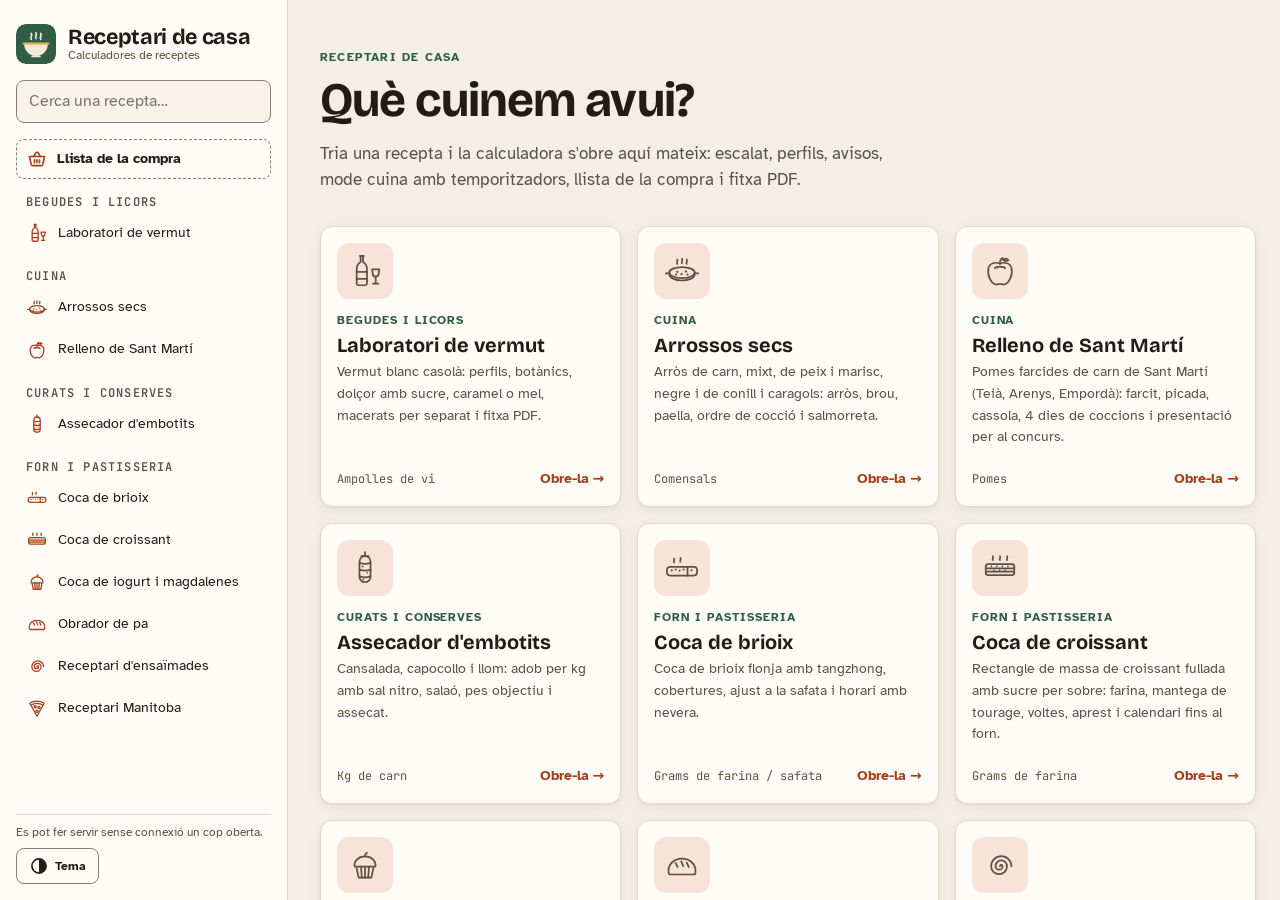
<file: index.html>
<!doctype html>
<html lang="ca" data-sense-barra>
<head>
<meta charset="utf-8">
<meta name="viewport" content="width=device-width,initial-scale=1,viewport-fit=cover">
<title>Receptari de casa</title>
<!-- receptari:cap -->
<meta name="description" content="Calculadores de receptes de casa: escalat, perfils, avisos, calendari i fitxa PDF.">
<meta name="theme-color" content="#2f5d46">
<link rel="manifest" href="manifest.webmanifest">
<link rel="icon" href="icones/icona.svg" type="image/svg+xml">
<link rel="apple-touch-icon" href="icones/icona-180.png">
<script>try{var t=localStorage.getItem("receptari-tema");if(t)document.documentElement.setAttribute("data-theme",t)}catch(e){}</script>
<script src="receptari.js" defer></script>
<!-- /receptari:cap -->
<link rel="preconnect" href="https://fonts.googleapis.com">
<link rel="preconnect" href="https://fonts.gstatic.com" crossorigin>
<link rel="stylesheet" href="https://fonts.googleapis.com/css2?family=Bricolage+Grotesque:opsz,wght@12..96,500;12..96,700&family=Atkinson+Hyperlegible:ital,wght@0,400;0,700;1,400&family=JetBrains+Mono:wght@400;600&display=swap">
<link rel="stylesheet" href="receptari.css">
<style>
/* Índex de GitHub Pages: llista a l'esquerra, calculadora oberta a la dreta.
   En mòbil, barra superior amb el desplegable de receptes. */
html,body{height:100%}
body{margin:0;overflow:hidden}
.app{display:grid;grid-template-columns:288px minmax(0,1fr);height:100dvh}
.side{display:flex;flex-direction:column;gap:var(--s1);min-height:0;border-right:1px solid var(--line);background:var(--surface);
  padding:var(--s2) var(--s1) var(--s1) max(var(--s1),env(safe-area-inset-left,0px))}
.brand{display:flex;align-items:center;gap:12px;color:var(--ink);text-decoration:none}
.brand img{width:40px;height:40px;border-radius:10px;flex:none}
.brand h1{font-size:1.35rem;line-height:1.1}
.brand small{display:block;font-family:var(--f-body);font-weight:400;font-size:var(--fs-xs);color:var(--muted);letter-spacing:0}
.menu{display:none}
.navwrap{display:flex;flex-direction:column;gap:var(--s1);min-height:0;flex:1}
#q{width:100%}
nav.llista{overflow-y:auto;min-height:0;flex:1;display:flex;flex-direction:column;gap:var(--s1);margin:0 calc(-1 * var(--s-1));padding:0 var(--s-1)}
.cat h2{font-family:var(--f-mono);font-size:var(--fs-xs);font-weight:600;letter-spacing:.1em;text-transform:uppercase;color:var(--muted);margin:0 0 var(--s-1);padding:0 10px}
.cat ul{list-style:none;margin:0;padding:0;display:flex;flex-direction:column;gap:2px}
.it{display:flex;align-items:center;min-height:40px;padding:6px 10px;border-radius:var(--r-md);color:var(--ink);text-decoration:none;font-size:var(--fs-sm);line-height:1.3}
.it:hover{background:var(--accent-soft)}
.it[aria-current="page"]{background:var(--accent);color:var(--accent-ink);font-weight:700}
.peu{display:flex;flex-direction:column;gap:6px;border-top:1px solid var(--line);padding-top:var(--s0);font-size:var(--fs-xs);color:var(--muted)}
.peu a{font-weight:700}
.vista{min-width:0;min-height:0;position:relative;background:var(--bg)}
.vista:focus{outline:none}
.vista iframe{display:block;width:100%;height:100%;border:0;background:var(--bg)}
.inici{height:100%;overflow-y:auto;padding:var(--s4) max(var(--s2),env(safe-area-inset-right,0px)) var(--s4) var(--s3)}
.inici .hd{max-width:60ch;margin-bottom:var(--s3)}
.inici .hd h2{font-size:var(--fs-xl);line-height:1.05;letter-spacing:-.02em;margin:0}
.inici .hd p{color:var(--muted);margin-top:var(--s1);font-size:1.0625rem}
.inici .hd .ull{display:block;color:var(--accent2);font-family:var(--f-body);font-size:var(--fs-xs);font-weight:700;letter-spacing:.1em;text-transform:uppercase;margin-bottom:var(--s0)}
.inici h2{font-size:var(--fs-md);margin:var(--s3) 0 var(--s1)}
.tiles{display:grid;grid-template-columns:repeat(auto-fill,minmax(240px,1fr));gap:var(--s1);list-style:none;margin:0;padding:0}
.tile{display:flex;flex-direction:column;gap:var(--s-1);height:100%;padding:var(--s1);background:var(--surface);border:1px solid var(--line);border-radius:var(--r-lg);
  box-shadow:var(--shadow-1);color:var(--ink);text-decoration:none;transition:border-color var(--t-fast),transform var(--t-fast)}
.tile:hover{border-color:var(--accent);transform:translateY(-2px);box-shadow:0 6px 20px rgb(60 40 20 / .10)}
.tile em{font-style:normal;font-family:var(--f-body);font-size:var(--fs-xs);font-weight:700;letter-spacing:.08em;text-transform:uppercase;color:var(--accent2)}
.tile b{font-family:var(--f-display);font-size:var(--fs-lg);line-height:1.2}
.tile span{color:var(--muted);font-size:var(--fs-sm)}
.tile small{margin-top:auto;padding-top:var(--s1);display:flex;justify-content:space-between;align-items:center;font-family:var(--f-mono);font-size:var(--fs-xs);color:var(--muted)}
.tile small i{font-style:normal;font-family:var(--f-body);font-weight:700;font-size:var(--fs-sm);color:var(--accent)}
.tile:hover small i{text-decoration:underline;text-underline-offset:3px}
.buit{color:var(--muted);font-size:var(--fs-sm);padding:0 10px}
.it .rc-ico{width:22px;height:22px;flex:none;color:var(--accent);margin-right:10px;stroke-width:2.8}
.it[aria-current="page"] .rc-ico{color:inherit}
.it-compra{font-weight:700;border:1px dashed var(--field);justify-content:flex-start;gap:10px}
.it-compra .rc-ui{color:var(--accent)}
.it-compra .n{margin-left:auto;min-width:24px;padding:0 7px;border-radius:var(--r-pill);background:var(--accent);color:var(--accent-ink);font-family:var(--f-mono);font-size:var(--fs-xs);text-align:center}
.it-compra .n:empty{display:none}
.it-compra[aria-current="page"] .rc-ui{color:inherit}
.it-compra[aria-current="page"] .n{background:var(--accent-ink);color:var(--accent)}
.peu .rc-tema{align-self:flex-start;display:inline-flex;align-items:center;gap:6px;min-height:36px;padding:0 12px;font-size:var(--fs-xs);font-weight:700}
.tile .rc-ico-caixa{width:56px;height:56px;margin:0 0 var(--s0)}
.tile .rc-ico{width:38px;height:38px}
.compra .barra{display:flex;flex-wrap:wrap;gap:var(--s0);margin:var(--s2) 0}
.compra .recs{list-style:none;margin:0;padding:0;display:flex;flex-wrap:wrap;gap:var(--s0)}
.compra .recs li{display:flex;align-items:center;gap:6px;padding:4px 4px 4px 12px;border-radius:var(--r-pill);background:var(--surface);border:1px solid var(--line);font-size:var(--fs-sm)}
.compra .recs a{color:var(--ink);font-weight:700;text-decoration:none}
.compra .recs small{color:var(--muted)}
.compra .recs button{min-height:32px;min-width:32px;padding:0;border-radius:var(--r-pill);display:grid;place-items:center}
.compra .grups{display:grid;grid-template-columns:repeat(auto-fill,minmax(320px,1fr));gap:var(--s2);align-items:start;max-width:1100px}
.compra .grups h3{display:flex;justify-content:space-between;align-items:baseline;font-family:var(--f-display);font-size:var(--fs-lg);font-weight:700;text-transform:none;letter-spacing:0;color:var(--ink);margin:0 0 var(--s0)}
.compra .grups h3 span{font-family:var(--f-mono);font-size:var(--fs-xs);color:var(--muted);font-weight:600}
.compra .rc-llista label{grid-template-columns:28px minmax(4.5em,auto) 1fr;min-height:52px}
.compra .rc-n small{display:block;color:var(--muted);font-size:var(--fs-xs);text-decoration:none}
.compra .buit-c{max-width:52ch;padding:var(--s2);border:1px dashed var(--field);border-radius:var(--r-lg);color:var(--muted)}
@media (max-width:760px){
  body{overflow:auto}
  .app{grid-template-columns:minmax(0,1fr);grid-template-rows:auto minmax(0,1fr)}
  .side{position:relative;z-index:5;border-right:0;border-bottom:1px solid var(--line);flex-direction:row;flex-wrap:wrap;align-items:center;justify-content:space-between;
    gap:var(--s0);padding:var(--s0) max(var(--s1),env(safe-area-inset-right,0px)) var(--s0) max(var(--s1),env(safe-area-inset-left,0px));padding-top:max(var(--s0),env(safe-area-inset-top,0px))}
  .brand img{width:32px;height:32px;border-radius:8px}
  .brand h1{font-size:1.1rem}
  .brand small{display:none}
  .menu{display:inline-flex;align-items:center;gap:6px;font-weight:700}
  .navwrap{position:absolute;left:0;right:0;top:100%;max-height:calc(100dvh - 60px);background:var(--surface);border-bottom:1px solid var(--line);
    box-shadow:0 12px 24px rgb(0 0 0 / .12);padding:var(--s1) max(var(--s1),env(safe-area-inset-right,0px)) var(--s1) max(var(--s1),env(safe-area-inset-left,0px))}
  .navwrap:not(.obert){display:none}
  .inici{padding:var(--s2) var(--s1) var(--s4)}
}
</style>
</head>
<body>
<a class="skip" href="#vista">Salta al contingut</a>
<div class="app">
  <aside class="side">
    <a class="brand" href="#" id="home"><img src="icones/icona.svg" alt=""><h1>Receptari de casa<small>Calculadores de receptes</small></h1></a>
    <button type="button" class="menu" id="menu" aria-expanded="false" aria-controls="navwrap">Receptes <span aria-hidden="true">▾</span></button>
    <div class="navwrap" id="navwrap">
      <input id="q" type="search" placeholder="Cerca una recepta…" aria-label="Cerca una recepta" autocomplete="off">
      <nav class="llista" id="llista" aria-label="Receptes"></nav>
      <div class="peu"><span id="sola" hidden><a id="solaA" href="#">Obre-la a pantalla completa</a></span><span id="offline">Es pot fer servir sense connexió un cop oberta.</span><button type="button" class="rc-tema" id="tema">Tema</button></div>
    </div>
  </aside>
  <main class="vista" id="vista" tabindex="-1"><div class="inici" id="vInici"></div><div class="inici compra" id="vCompra" hidden></div></main>
</div>
<script>
const RECEPTES=[{"id": "arrossos-secs", "titol": "Arrossos secs", "fitxer": "arrossos-secs.html", "categoria": "Cuina", "mesura": "Comensals", "descripcio": "Arròs de carn, mixt, de peix i marisc, negre i de conill i caragols: arròs, brou, paella, ordre de cocció i salmorreta."}, {"id": "receptari-manitoba", "titol": "Receptari Manitoba", "fitxer": "manitoba.html", "categoria": "Forn i pastisseria", "mesura": "Peces × grams", "descripcio": "20 masses amb Caputo Manitoba (pizza, pa, rebosteria fermentada): % forner, prefermentats, temperatura de fermentació, nevera i calendari."}, {"id": "obrador-de-pa", "titol": "Obrador de pa", "fitxer": "obrador-de-pa.html", "categoria": "Forn i pastisseria", "mesura": "Grams de farina", "descripcio": "Barra, rodó i motlle abrioixat: % forner, prefermets i temps segons llevat, temperatura i nevera."}, {"id": "coca-brioix", "titol": "Coca de brioix", "fitxer": "coca-brioix.html", "categoria": "Forn i pastisseria", "mesura": "Grams de farina / safata", "descripcio": "Coca de brioix flonja amb tangzhong, cobertures, ajust a la safata i horari amb nevera."}, {"id": "coca-iogurt-magdalenes", "titol": "Coca de iogurt i magdalenes", "fitxer": "coca-iogurt-magdalenes.html", "categoria": "Forn i pastisseria", "mesura": "Iogurts / magdalenes", "descripcio": "Coca de iogurt en grams i gots ajustada al motlle, i magdalenes amb copet."}, {"id": "ensaimades", "titol": "Receptari d'ensaïmades", "fitxer": "ensaimades.html", "categoria": "Forn i pastisseria", "mesura": "Peces", "descripcio": "Ensaïmades amb variants, escalat de la massa, temps de fermentació i fitxa PDF."}, {"id": "vermut-blanc", "titol": "Laboratori de vermut", "fitxer": "vermut-blanc.html", "categoria": "Begudes i licors", "mesura": "Ampolles de vi", "descripcio": "Vermut blanc casolà: perfils, botànics, dolçor amb sucre, caramel o mel, macerats per separat i fitxa PDF."}, {"id": "embotits-curats", "titol": "Assecador d'embotits", "fitxer": "embotits-curats.html", "categoria": "Curats i conserves", "mesura": "Kg de carn", "descripcio": "Cansalada, capocollo i llom: adob per kg amb sal nitro, salaó, pes objectiu i assecat."}, {"id": "relleno-sant-marti", "titol": "Relleno de Sant Martí", "fitxer": "relleno-sant-marti.html", "categoria": "Cuina", "mesura": "Pomes", "descripcio": "Pomes farcides de carn de Sant Martí (Teià, Arenys, Empordà): farcit, picada, cassola, 4 dies de coccions i presentació per al concurs."}, {"id": "coca-croissant", "titol": "Coca de croissant", "fitxer": "coca-croissant.html", "categoria": "Forn i pastisseria", "mesura": "Grams de farina", "descripcio": "Rectangle de massa de croissant fullada amb sucre per sobre: farina, mantega de tourage, voltes, aprest i calendari fins al forn."}];
document.addEventListener("DOMContentLoaded",function(){
  const $=s=>document.querySelector(s);
  const RC=window.Receptari||{icona:()=>"",ui:()=>"",canviaTema(){},aplicaTema(){},avis(m){alert(m)}};
  const esc=t=>String(t??"").replace(/[&<>"']/g,c=>({"&":"&amp;","<":"&lt;",">":"&gt;",'"':"&quot;","'":"&#39;"}[c]));
  const nf=(n,d)=>Number(n).toLocaleString("ca-ES",{maximumFractionDigits:d});
  const L=[...RECEPTES].sort((a,b)=>a.titol.localeCompare(b.titol,"ca"));
  const base=f=>f.replace(/\.html$/,"");
  const troba=h=>L.find(r=>r.id===h||base(r.fitxer)===h);
  const grups=arr=>{const m=new Map();arr.forEach(r=>{const c=r.categoria||"Altres";if(!m.has(c))m.set(c,[]);m.get(c).push(r)});return [...m.entries()].sort((a,b)=>a[0].localeCompare(b[0],"ca"))};
  let q="",actual=null,vista="inici",estat=new URLSearchParams(location.search).get("estat");

  /* ---- llista de la compra combinada ---- */
  const CKEY="receptari-compra";
  const cget=()=>{try{const v=JSON.parse(localStorage.getItem(CKEY));return v&&Array.isArray(v.receptes)?v:{receptes:[],marcats:{}}}catch(e){return {receptes:[],marcats:{}}}};
  const cset=v=>{try{localStorage.setItem(CKEY,JSON.stringify(v))}catch(e){}};
  const BOT=[[/súper|supermercat/i,"Súper"],[/peixat/i,"Peixateria"],[/carniss|cansalad/i,"Carnisseria"],[/herbolari/i,"Herbolari"],[/fleca|obrador/i,"Fleca o botiga d'obrador"],[/mercat|verdur|fruit|xarcut/i,"Mercat"],[/casa/i,"De casa"]];
  const ORD=["Súper","Mercat","Carnisseria","Peixateria","Fleca o botiga d'obrador","Herbolari"];
  const normBot=b=>{for(const [r,n] of BOT)if(r.test(b||""))return n;return b||"Altres"};
  const ordBot=b=>b==="De casa"?99:ORD.includes(b)?ORD.indexOf(b):50;
  const clau=n=>String(n).toLowerCase().normalize("NFD").replace(/[̀-ͯ]/g,"").replace(/\s*\(.*?\)\s*/g," ").replace(/\s+/g," ").trim();
  const unitat=u=>u==="g"?["g",1]:u==="kg"?["g",1000]:u==="ml"?["ml",1]:(u==="L"||u==="l")?["ml",1000]:[u||"",1];
  function agrega(C){
    const acc=new Map();
    for(const r of C.receptes)for(const it of r.items||[]){
      const bot=normBot(it.botiga);let k,e;
      if(it.n!=null&&isFinite(it.n)){const [u,f]=unitat(it.u);k=bot+"|"+clau(it.nom)+"|"+u;e=acc.get(k)||{bot,nom:it.nom,u,uw:it.uw,n:0,rec:new Set()};e.n+=it.n*f;}
      else{k=bot+"|"+clau(it.nom)+"|t|"+(it.q||"");e=acc.get(k)||{bot,nom:it.nom,txt:it.q||"",rec:new Set()};}
      e.rec.add(r.titol.split(" · ")[0]);acc.set(k,e);
    }
    const g=new Map();for(const [k,e] of acc){e.k=k;if(!g.has(e.bot))g.set(e.bot,[]);g.get(e.bot).push(e);}
    return [...g.entries()].sort((a,b)=>ordBot(a[0])-ordBot(b[0])||a[0].localeCompare(b[0],"ca")).map(([b,it])=>[b,it.sort((x,y)=>x.nom.localeCompare(y.nom,"ca"))]);
  }
  function quant(e){
    if(e.txt!=null)return e.txt;const n=e.n;
    if(e.u==="g")return n>=1000?nf(n/1000,2)+" kg":n<10?nf(n,1)+" g":nf(Math.round(n),0)+" g";
    if(e.u==="ml")return n>=1000?nf(n/1000,2)+" L":nf(Math.round(n),0)+" ml";
    const mig=["beina","fulla"].includes(e.u);const v=mig?Math.max(.5,Math.ceil(n*2-1e-9)/2):Math.max(1,Math.ceil(n-1e-9));
    const w=e.uw||[e.u,e.u];return nf(v,1)+" "+(v<=1?w[0]:w[1]);
  }
  function textCompra(C){return agrega(C).map(([b,it])=>b+"\n"+it.map(e=>"- "+e.nom+(quant(e)?": "+quant(e):"")).join("\n")).join("\n\n");}
  function compte(){const n=cget().receptes.length;const s=$("#ncompra");if(s)s.textContent=n?String(n):"";}
  let segur=false;
  function compra(){
    const C=cget(),G=agrega(C),tot=G.reduce((a,[,it])=>a+it.length,0),fets=G.reduce((a,[,it])=>a+it.filter(e=>C.marcats[e.k]).length,0);
    const box=$("#vCompra"),sc=box.scrollTop;
    box.innerHTML=`<div class="hd"><span class="ull">Receptari de casa</span><h2>Llista de la compra</h2><p>${C.receptes.length?`Tot el que cal per a ${C.receptes.length} ${C.receptes.length===1?"recepta":"receptes"}, sumat i agrupat per botiga. Marca el que ja tens al carro.`:"Obre una recepta i toca «A la compra»: les quantitats de totes les receptes se sumen aquí, agrupades per botiga."}</p></div>`+
      (C.receptes.length?`<ul class="recs" aria-label="Receptes de la llista">${C.receptes.map((r,i)=>`<li><a href="#${esc(r.id)}">${esc(r.titol)}</a><small>${esc(r.mesura)}</small><button type="button" data-treu="${i}" aria-label="Treu ${esc(r.titol)} de la llista">${RC.ui("tanca")}</button></li>`).join("")}</ul>
      <div class="barra"><button type="button" class="primary" id="cCopia">Copia la llista</button>${navigator.share?'<button type="button" id="cShare">Comparteix-la</button>':""}<button type="button" id="cDesm"${fets?"":" disabled"}>Desmarca-ho tot</button><button type="button" id="cBuida">${segur?"Segur? Torna a tocar":"Buida la llista"}</button><span class="note" style="align-self:center">${fets}/${tot} al carro</span></div>
      <div class="grups">${G.map(([b,it])=>`<section aria-labelledby="b-${esc(clau(b).replace(/\W+/g,"-"))}"><h3 id="b-${esc(clau(b).replace(/\W+/g,"-"))}">${esc(b)}<span>${it.filter(e=>C.marcats[e.k]).length}/${it.length}</span></h3><ul class="rc-llista">${it.map(e=>`<li><label><input type="checkbox" data-k="${esc(e.k)}"${C.marcats[e.k]?" checked":""}><span class="rc-q">${esc(quant(e))}</span><span class="rc-n">${esc(e.nom)}${e.rec.size>1||C.receptes.length>1?`<small>${esc([...e.rec].join(", "))}</small>`:""}</span></label></li>`).join("")}</ul></section>`).join("")}</div>`
      :`<p class="buit-c">La llista és buida.</p>`);
    box.scrollTop=sc;
    const v=box;
    v.querySelectorAll("[data-treu]").forEach(b=>b.onclick=()=>{const C=cget();C.receptes.splice(+b.dataset.treu,1);cset(C);compte();compra();});
    v.querySelectorAll("[data-k]").forEach(c=>c.onchange=()=>{const C=cget();if(c.checked)C.marcats[c.dataset.k]=1;else delete C.marcats[c.dataset.k];cset(C);const y=window.scrollY;compra();const el=$(`[data-k="${CSS.escape(c.dataset.k)}"]`);if(el)el.focus();});
    const cp=$("#cCopia");if(cp)cp.onclick=()=>{const t=textCompra(cget());navigator.clipboard.writeText(t).then(()=>RC.avis("Llista copiada"),()=>RC.avis("No s'ha pogut copiar"));};
    const sh=$("#cShare");if(sh)sh.onclick=()=>navigator.share({title:"Llista de la compra",text:textCompra(cget())}).catch(()=>{});
    const dm=$("#cDesm");if(dm)dm.onclick=()=>{const C=cget();C.marcats={};cset(C);compra();};
    const bu=$("#cBuida");if(bu)bu.onclick=()=>{if(!segur){segur=true;compra();$("#cBuida").focus();setTimeout(()=>{segur=false;},4000);return;}segur=false;cset({receptes:[],marcats:{}});compte();compra();RC.avis("Llista buidada");};
  }

  /* ---- navegació ---- */
  function llista(){
    const t=q.trim().toLowerCase();
    const arr=L.filter(r=>!t||(r.titol+" "+r.categoria+" "+r.descripcio).toLowerCase().includes(t));
    $("#llista").innerHTML=`<a class="it it-compra" href="#compra"${vista==="compra"?' aria-current="page"':""}>${RC.ui("compra")}Llista de la compra<span class="n" id="ncompra"></span></a>`+
      (arr.length?grups(arr).map(([c,rs])=>`<div class="cat"><h2>${esc(c)}</h2><ul>${rs.map(r=>`<li><a class="it" href="#${esc(r.id)}"${actual&&actual.id===r.id?' aria-current="page"':""}>${RC.icona(r.id)}${esc(r.titol)}</a></li>`).join("")}</ul></div>`).join(""):'<p class="buit">Cap recepta coincideix amb la cerca.</p>');
    compte();
  }
  function inici(){
    const box=$("#vInici");if(box.dataset.fet)return;box.dataset.fet="1";
    box.innerHTML=`<div class="hd"><span class="ull">Receptari de casa</span><h2>Què cuinem avui?</h2><p>Tria una recepta i la calculadora s'obre aquí mateix: escalat, perfils, avisos, mode cuina amb temporitzadors, llista de la compra i fitxa PDF.</p></div><ul class="tiles">${grups(L).flatMap(([c,rs])=>rs).map(r=>`<li><a class="tile" href="#${esc(r.id)}"><span class="rc-ico-caixa">${RC.icona(r.id)}</span><em>${esc(r.categoria)}</em><b>${esc(r.titol)}</b><span>${esc(r.descripcio)}</span><small>${esc(r.mesura)}<i>Obre-la →</i></small></a></li>`).join("")}</ul>`;
    try{const y=+sessionStorage.getItem("receptari-inici-y");if(y)requestAnimationFrame(()=>{box.scrollTop=y;window.scrollTo(0,y)});}catch(e){}
    let t=null;const desa=()=>{clearTimeout(t);t=setTimeout(()=>{try{sessionStorage.setItem("receptari-inici-y",String(box.scrollTop||window.scrollY))}catch(e){}},150)};
    box.addEventListener("scroll",desa,{passive:true});window.addEventListener("scroll",()=>{if(vista==="inici")desa()},{passive:true});
  }
  function mostra(){
    const h=decodeURIComponent(location.hash.slice(1));
    const r=h&&h!=="compra"?troba(h):null;
    actual=r||null;vista=h==="compra"?"compra":r?"recepta":"inici";
    const f0=$("#vista iframe");
    $("#vInici").hidden=vista!=="inici";$("#vCompra").hidden=vista!=="compra";if(f0)f0.hidden=vista!=="recepta";
    if(r){
      let f=f0;
      if(!f){f=document.createElement("iframe");f.setAttribute("allow","screen-wake-lock; clipboard-write; web-share");$("#vista").appendChild(f)}
      let src=r.fitxer;
      if(estat){src+="?estat="+encodeURIComponent(estat);estat=null;try{history.replaceState(null,"",location.pathname+location.hash)}catch(e){}}
      if(f.getAttribute("src")!==src)f.setAttribute("src",src);
      f.title=r.titol;
      document.title=r.titol+" · Receptari de casa";
      $("#sola").hidden=false;$("#solaA").href=r.fitxer;
    }else{
      if(vista==="compra"){compra();document.title="Llista de la compra · Receptari de casa";}else{inici();document.title="Receptari de casa";}
      $("#sola").hidden=true;
    }
    llista();
    $("#navwrap").classList.remove("obert");$("#menu").setAttribute("aria-expanded","false");
  }
  $("#q").addEventListener("input",e=>{q=e.target.value;llista()});
  $("#menu").addEventListener("click",()=>{const o=!$("#navwrap").classList.contains("obert");$("#navwrap").classList.toggle("obert",o);$("#menu").setAttribute("aria-expanded",String(o));if(o)$("#q").focus()});
  document.addEventListener("keydown",e=>{if(e.key==="Escape"&&$("#navwrap").classList.contains("obert")){$("#navwrap").classList.remove("obert");$("#menu").setAttribute("aria-expanded","false");$("#menu").focus()}});
  $("#home").addEventListener("click",e=>{e.preventDefault();history.pushState(null,"",location.pathname);mostra()});
  $("#tema").innerHTML=RC.ui("tema")+"Tema";$("#tema").addEventListener("click",()=>RC.canviaTema());RC.aplicaTema(localStorage.getItem("receptari-tema"));
  window.addEventListener("hashchange",()=>{mostra();if(vista!=="inici")$("#vista").focus({preventScroll:true})});
  window.addEventListener("popstate",mostra);
  window.addEventListener("storage",e=>{if(e.key===CKEY){compte();if(vista==="compra")compra();}});
  if("serviceWorker" in navigator)navigator.serviceWorker.ready.then(()=>{$("#offline").textContent="Disponible sense connexió."}).catch(()=>{});
  mostra();
});
</script>
</body>
</html>
</file>
<file: receptari.css>
/* ==========================================================================
   Receptari de casa · sistema de disseny compartit
   Un sol fitxer per a totes les calculadores. Tot el receptari comparteix
   els mateixos colors: cap pàgina redefineix l'accent.
   Es carrega DESPRÉS de l'estil propi de cada pàgina: aquí manen els colors,
   la tipografia, els radis, l'espaiat dels components i l'accessibilitat.
   La disposició (columnes de cada graella) és cosa de cada pàgina.
   ========================================================================== */

/* ---------- Tokens: tema clar ---------- */
:root{
  /* neutres: paper de receptari, càlids i mai blanc ni negre purs */
  --bg:#f3eee6; --surface:#fffcf7; --sunk:#f8f2e9; --ink:#221c16; --muted:#5b5146;
  --line:#e2d8ca; --field:#8a7e70;
  /* un sol accent per a tot el receptari: terracota (controls) i verd oliva (marca) */
  --accent:#a3401a; --accent-soft:#f8e3d8; --accent-ink:#ffffff; --accent2:#2f5d46; --bar:#d08a3c;
  /* semàntics */
  --bad:#a8251b; --bad-soft:#f8ded8; --warn:#7a4f00; --warn-soft:#f6e9d0; --info:#245a7a; --info-soft:#e0eaf0;
  /* tipografia */
  --f-display:"Bricolage Grotesque","Segoe UI",system-ui,sans-serif;
  --f-body:"Atkinson Hyperlegible","Segoe UI",system-ui,sans-serif;
  --f-mono:"JetBrains Mono",ui-monospace,"SFMono-Regular",Menlo,monospace;
  --fs-xs:.75rem; --fs-sm:.875rem; --fs-md:1rem; --fs-lg:1.25rem; --fs-xl:clamp(2rem,1.3rem + 2.4vw,3rem);
  /* espaiat (regla dels 8 px) */
  --s-1:4px; --s0:8px; --s1:16px; --s2:24px; --s3:32px; --s4:48px; --s5:64px;
  /* radis i ombres */
  --r-sm:6px; --r-md:8px; --r-lg:12px; --r-pill:999px;
  --shadow-1:0 1px 2px rgb(60 40 20 / .05),0 4px 14px rgb(60 40 20 / .05);
  --t-fast:.15s ease-in-out;
  /* àlies per a pàgines antigues */
  --panel:var(--surface); --fg:var(--ink); --soft:var(--accent-soft); --danger:var(--bad); --spice:var(--accent);
  --crust:var(--accent); --crust-soft:var(--accent-soft); --sugar:var(--surface);
}
/* ---------- Tokens: tema fosc ---------- */
@media (prefers-color-scheme: dark){:root:not([data-theme="light"]){
  --bg:#16120f; --surface:#201a15; --sunk:#1a1511; --ink:#f2eadf; --muted:#b8ab9b;
  --line:#3a3029; --field:#85796b;
  --accent:#f08c62; --accent-soft:#3e2419; --accent-ink:#1e0c04; --accent2:#8cc4a1; --bar:#e0a64f;
  --bad:#f39a90; --bad-soft:#3d201d; --warn:#f2bd60; --warn-soft:#3a2d15; --info:#8fc0dc; --info-soft:#17303d;
  --shadow-1:0 1px 2px rgb(0 0 0 / .3);
  color-scheme:dark}}
:root[data-theme="dark"]{
  --bg:#16120f; --surface:#201a15; --sunk:#1a1511; --ink:#f2eadf; --muted:#b8ab9b;
  --line:#3a3029; --field:#85796b;
  --accent:#f08c62; --accent-soft:#3e2419; --accent-ink:#1e0c04; --accent2:#8cc4a1; --bar:#e0a64f;
  --bad:#f39a90; --bad-soft:#3d201d; --warn:#f2bd60; --warn-soft:#3a2d15; --info:#8fc0dc; --info-soft:#17303d;
  --shadow-1:0 1px 2px rgb(0 0 0 / .3);
  color-scheme:dark}

/* ---------- Base ---------- */
*,*::before,*::after{box-sizing:border-box}
[hidden]{display:none!important}
body{background:var(--bg);color:var(--ink);font-family:var(--f-body);font-size:var(--fs-md);line-height:1.55;
  -webkit-font-smoothing:antialiased;text-rendering:optimizeLegibility}
h1,h2,h3,h4{text-wrap:balance;margin:0}
h1,h2{text-transform:none}
h1{font-family:var(--f-display);font-size:var(--fs-xl);font-weight:700;line-height:1.1;letter-spacing:-.015em}
h2{font-family:var(--f-display);font-size:var(--fs-lg);font-weight:700;line-height:1.2;letter-spacing:-.005em}
h3{font-family:var(--f-body);font-size:var(--fs-xs);font-weight:700;line-height:1.3;letter-spacing:.08em;text-transform:uppercase;color:var(--muted)}
p{margin:0}
.lede{color:var(--muted);max-width:68ch;margin:var(--s0) 0 0;font-size:var(--fs-md)}
.num,dl.out dd,.val{font-family:var(--f-mono);font-variant-numeric:tabular-nums}
.note,.hint{font-size:var(--fs-sm);color:var(--muted)}
a{color:var(--accent);text-underline-offset:2px}

/* ---------- Disposició general (només espais) ---------- */
.wrap{gap:var(--s2)}
.col{gap:var(--s2)}
.grid,.split{gap:var(--s2)}
.btnrow{gap:var(--s0)}

/* ---------- Panells ---------- */
.panel{background:var(--surface);border:1px solid var(--line);border-radius:var(--r-lg);padding:var(--s1) var(--s1) var(--s2);gap:var(--s1);box-shadow:var(--shadow-1)}

/* ---------- Formularis ---------- */
label.f{font-size:var(--fs-sm);color:var(--muted);gap:var(--s-1)}
input[type=number],input[type=text],input[type=search],input[type=date],input[type=datetime-local],select,textarea{
  font:inherit;font-size:var(--fs-md);color:var(--ink);background:var(--sunk);border:1px solid var(--field);border-radius:var(--r-md);
  padding:var(--s0) 12px;min-height:40px;transition:border-color var(--t-fast),box-shadow var(--t-fast)}
input[type=range]{accent-color:var(--accent);min-height:24px}
input[type=checkbox]{accent-color:var(--accent);width:20px;height:20px}
input:disabled,select:disabled{opacity:.55}

/* ---------- Botons ---------- */
button{font:inherit;font-size:var(--fs-sm);cursor:pointer;color:var(--ink);background:var(--surface);border:1px solid var(--field);
  border-radius:var(--r-md);padding:var(--s0) var(--s1);min-height:40px;
  transition:background-color var(--t-fast),border-color var(--t-fast),color var(--t-fast),box-shadow var(--t-fast)}
button:hover{border-color:var(--accent);background:var(--accent-soft)}
button.primary,.btn:not(.ghost):not(.danger){background:var(--accent);color:var(--accent-ink);border-color:var(--accent);font-weight:700}
button.primary:hover,.btn:not(.ghost):not(.danger):hover{filter:brightness(1.08)}
button.ghost{background:transparent;border-color:transparent;color:var(--muted);min-width:40px;padding:var(--s0)}
button.ghost:hover{color:var(--bad);background:var(--bad-soft)}
button:disabled,button:disabled:hover{opacity:.45;cursor:not-allowed;background:var(--surface);border-color:var(--field);filter:none}
button.ghost:disabled{background:transparent;border-color:transparent}
.stepper button{min-width:40px;min-height:40px;font-size:1.25rem;padding:0}
.st2 .stepper input{font-size:1rem}
.stepper input{font-family:var(--f-mono);font-size:1.25rem;font-weight:600;min-height:44px}
.btn{border-radius:var(--r-md);min-height:40px}

/* ---------- Perfils, xips i nivells ---------- */
.prof{border-radius:var(--r-md);padding:12px var(--s1);gap:2px}
.prof b{font-family:var(--f-display);font-size:var(--fs-md);font-weight:700}
.prof span{font-size:var(--fs-sm);color:var(--muted)}
.prof[aria-pressed="true"]{background:var(--accent-soft);border-color:var(--accent);box-shadow:inset 3px 0 0 var(--accent)}
.chip{border-radius:var(--r-pill);background:var(--sunk);font-size:var(--fs-sm);min-height:36px;padding:var(--s-1) 14px}
.chip .plus{color:var(--accent);font-weight:700}
.lvl{border:1px solid var(--field);border-radius:var(--r-md);overflow:hidden}
.lvl button{border:none;border-radius:0;background:var(--sunk);color:var(--muted);font-size:var(--fs-xs);min-height:32px;padding:var(--s-1) 12px}
.lvl button+button{border-left:1px solid var(--field)}
.lvl button[aria-pressed="true"]{background:var(--accent);color:var(--accent-ink);font-weight:700}
.seg{border:1px solid var(--field);border-radius:var(--r-md)}
.seg button{border:none;border-radius:0;min-height:36px;background:var(--sunk);color:var(--muted)}
.seg button[aria-pressed="true"]{background:var(--accent);color:var(--accent-ink);font-weight:700}
.custom-tag,.req,.tagr,.calc{font-size:var(--fs-xs)}
.custom-tag{color:var(--accent);font-weight:700}
.req,.tagr{border:1px solid var(--accent);color:var(--accent);border-radius:var(--r-pill);padding:0 var(--s0)}
.calc{border:1px dashed var(--muted);color:var(--muted);border-radius:var(--r-pill);padding:0 var(--s0)}

/* ---------- Pestanyes ---------- */
.tabs{border-bottom:1px solid var(--line);gap:var(--s-1)}
.tab{border:none;border-bottom:3px solid transparent;border-radius:var(--r-md) var(--r-md) 0 0;background:transparent;color:var(--muted);
  font-family:var(--f-display);font-weight:700;font-size:var(--fs-md);min-height:44px;padding:var(--s0) var(--s1);text-transform:none;letter-spacing:0}
.tab:hover{color:var(--ink);background:var(--sunk)}
.tab[aria-selected="true"]{color:var(--ink);border-bottom-color:var(--accent)}

/* ---------- Taules de mescla ---------- */
.mrow,.trow{border-top:1px solid var(--line)}
.mrow.head,.trow.head{font-size:var(--fs-xs);color:var(--muted);letter-spacing:.07em;text-transform:uppercase}
.famhead .fn{color:var(--accent);font-size:var(--fs-xs);font-weight:700;letter-spacing:.08em;text-transform:uppercase}
.nm b{font-weight:700}
.nm .sci{font-style:italic;color:var(--muted);font-size:var(--fs-sm)}
.nm .taste,.nm .es{color:var(--muted);font-size:var(--fs-sm)}
.val{font-size:var(--fs-sm)}
.val.tot{color:var(--ink);font-weight:600}
.val .mac,.val small{color:var(--muted)}

/* ---------- Resultats ---------- */
dl.out dt{color:var(--muted);font-size:var(--fs-sm)}
dl.out dd{font-weight:600}
dl.out .hl,dl.out dd.hl{color:var(--accent)}
dl.out .sec{color:var(--accent)}

/* ---------- Barres de sabor ---------- */
.track{background:var(--sunk);border:1px solid var(--line);border-radius:var(--r-pill)}
.fill{background:var(--bar);border-radius:var(--r-pill)}

/* ---------- Avisos ---------- */
.w{border-radius:var(--r-md);padding:var(--s0) 12px;font-size:var(--fs-sm);gap:var(--s0)}
.w .tag{border-radius:var(--r-sm);font-size:var(--fs-xs);letter-spacing:.06em}
.w.bad{background:var(--bad-soft)} .w.bad .tag{background:var(--bad);color:var(--surface)}
.w.warn{background:var(--warn-soft)} .w.warn .tag{background:var(--warn);color:var(--surface)}
.w.info{background:var(--info-soft)} .w.info .tag{background:var(--info);color:var(--surface)}
.ok{color:var(--muted);font-size:var(--fs-sm)}

/* ---------- Cronologia, compra, guardats ---------- */
.tl li{border-top:1px solid var(--line)}
.tl .d{color:var(--accent);font-family:var(--f-mono)}
.tl .d small{color:var(--muted)}
.shop li,.tl .t{font-size:var(--fs-sm)}
.srow{border-top:1px solid var(--line)}
.srow .meta{color:var(--muted);font-size:var(--fs-xs)}
.toast{color:var(--accent);font-weight:700;font-size:var(--fs-sm)}
pre.txt{background:var(--sunk);border:1px solid var(--line);border-radius:var(--r-md)}
.check{background:var(--accent-soft);border-radius:var(--r-md)}

/* ---------- Índex ---------- */
.brand h1,.sheet h2{font-family:var(--f-display);font-weight:700}
.tile b{font-family:var(--f-display);font-weight:700}
.tile,.item{border-radius:var(--r-md)}

/* ---------- Marca i capçalera comunes ---------- */
.rc-marca{display:inline-flex;align-items:center;gap:var(--s0);margin:0 0 var(--s0);color:var(--accent2);text-decoration:none;
  font-family:var(--f-body);font-size:var(--fs-xs);font-weight:700;letter-spacing:.1em;text-transform:uppercase}
.rc-marca img{width:24px;height:24px;border-radius:6px}
.rc-marca:hover{text-decoration:underline;text-underline-offset:3px}
header .lede,.lede{font-size:1.0625rem;line-height:1.55}
.famhead .fn{font-family:var(--f-body)}
.tab[aria-selected="true"]{color:var(--accent)}
.chip:hover{background:var(--accent-soft);border-color:var(--accent)}
.panel h2{letter-spacing:-.01em}

/* ---------- Accessibilitat ---------- */
:focus{outline:none}
:focus-visible{outline:3px solid var(--accent);outline-offset:2px;border-radius:var(--r-sm)}
input:focus-visible,select:focus-visible,textarea:focus-visible{outline:3px solid var(--accent);outline-offset:1px;border-color:var(--accent)}
.skip{position:absolute;left:var(--s1);top:-100px;z-index:100;background:var(--accent);color:var(--accent-ink);padding:var(--s0) var(--s1);border-radius:var(--r-md);font-weight:700;text-decoration:none}
.skip:focus{top:calc(var(--s0) + env(safe-area-inset-top,0px))}
.sr-only{position:absolute!important;width:1px;height:1px;padding:0;margin:-1px;overflow:hidden;clip:rect(0,0,0,0);white-space:nowrap;border:0}
@media (pointer:coarse){
  button,select,input[type=number],input[type=text],input[type=search],input[type=date],input[type=datetime-local]{min-height:44px}
  button.ghost,.stepper button{min-width:44px}
  .chip,.lvl button,.seg button{min-height:44px}
  input[type=range]{min-height:36px}
}
@media (prefers-reduced-motion:reduce){*,*::before,*::after{transition:none!important;animation:none!important;scroll-behavior:auto!important}}
/* ---------- Pictograma i capçalera (receptari.js) ---------- */
.rc-cap{display:flex;align-items:flex-start;gap:var(--s1);min-width:0;flex:1 1 auto}
.rc-cap > div{min-width:0}
.rc-ico-caixa{flex:none;display:grid;place-items:center;width:64px;height:64px;border-radius:var(--r-lg);background:var(--accent-soft);color:var(--accent);margin-top:var(--s-1)}
.rc-ico{width:44px;height:44px;fill:none;stroke:currentColor;stroke-width:2.2;stroke-linecap:round;stroke-linejoin:round}
.rc-ico .p{fill:currentColor;stroke:none}
header .brand #logo{flex:none;width:64px;height:64px;padding:4px;border-radius:var(--r-lg);background:var(--accent-soft)}
.rc-ui{width:20px;height:20px;flex:none;fill:none;stroke:currentColor;stroke-width:2;stroke-linecap:round;stroke-linejoin:round}
header.rc-header{flex-direction:column;align-items:stretch;justify-content:flex-start;gap:var(--s1)}
header.rc-header > .btnrow{justify-content:flex-start}
@media (max-width:560px){header .rc-ico-caixa,header .brand #logo{display:none}}

/* ---------- Barra d'accions ---------- */
.rc-accions{display:flex;flex-wrap:wrap;gap:var(--s0);align-items:center}
.rc-acc{display:inline-flex;align-items:center;gap:var(--s0);font-weight:700}
.rc-acc.rc-primari{background:var(--accent);border-color:var(--accent);color:var(--accent-ink)}
.rc-acc.rc-primari:hover{background:var(--accent);filter:brightness(1.08)}
.rc-acc.rc-tema .rc-l{position:absolute!important;width:1px;height:1px;overflow:hidden;clip:rect(0,0,0,0);white-space:nowrap}
.rc-acc.rc-tema{padding:0 10px}
@media (max-width:760px){
  body:has(.rc-accions){padding-bottom:calc(84px + env(safe-area-inset-bottom,0px))}
  .rc-accions{position:fixed;z-index:60;left:0;right:0;bottom:0;display:grid;grid-auto-flow:column;grid-auto-columns:1fr;gap:0;
    padding:4px max(4px,env(safe-area-inset-right,0px)) calc(4px + env(safe-area-inset-bottom,0px)) max(4px,env(safe-area-inset-left,0px));
    background:var(--surface);border-top:1px solid var(--line);box-shadow:0 -4px 16px rgb(60 40 20 / .08)}
  .rc-acc{flex-direction:column;gap:2px;min-height:56px;padding:4px 2px;border:none;border-radius:var(--r-md);background:transparent;font-size:.72rem;font-weight:700;color:var(--muted)}
  .rc-acc .rc-ui{width:22px;height:22px}
  .rc-acc.rc-primari{background:transparent;color:var(--accent)}
  .rc-acc.rc-tema .rc-l{position:static!important;width:auto;height:auto;overflow:visible;clip:auto}
  .rc-acc.rc-tema{padding:4px 2px}
}

/* ---------- Avís breu ---------- */
.rc-avis{position:fixed;z-index:90;left:50%;top:calc(var(--s1) + env(safe-area-inset-top,0px));transform:translate(-50%,-16px);max-width:min(560px,calc(100vw - 32px));
  padding:12px var(--s1);border-radius:var(--r-md);background:var(--ink);color:var(--bg);font-size:var(--fs-sm);box-shadow:0 8px 24px rgb(0 0 0 / .2);opacity:0;pointer-events:none;transition:opacity var(--t-fast),transform var(--t-fast)}
.rc-avis.on{opacity:1;transform:translate(-50%,0);pointer-events:auto}
.rc-avis a{color:inherit;font-weight:700}
.rc-avis .rc-url{display:block;width:100%;margin-top:6px;font:inherit;font-size:var(--fs-xs);padding:6px 8px;border-radius:var(--r-sm);border:none;background:var(--bg);color:var(--ink)}

/* ---------- Resum fix (mòbil) ---------- */
.rc-resum{display:none}
@media (max-width:760px){
  .rc-resum:not(:empty){display:flex;position:sticky;top:0;z-index:30;gap:var(--s1);overflow-x:auto;margin:0 calc(-1 * var(--s1));padding:var(--s0) var(--s1);
    background:color-mix(in srgb,var(--bg) 92%,transparent);backdrop-filter:blur(6px);-webkit-backdrop-filter:blur(6px);border-bottom:1px solid var(--line)}
  .rc-resum span{display:flex;flex-direction:column;flex:none;line-height:1.2}
  .rc-resum small{font-size:.68rem;color:var(--muted);text-transform:uppercase;letter-spacing:.06em;font-weight:700}
  .rc-resum b{font-family:var(--f-mono);font-size:var(--fs-sm);color:var(--ink);white-space:nowrap}
}

/* ---------- Detalls de la taula (mòbil) ---------- */
.rc-detalls{display:none}
@media (max-width:640px){
  .rc-detalls{display:inline-flex;align-self:flex-start;min-height:36px;padding:2px 12px;border-radius:var(--r-pill);font-size:var(--fs-xs);font-weight:700}
  .rc-detalls[aria-pressed="true"]{background:var(--accent-soft);border-color:var(--accent);color:var(--accent)}
  html:not(.rc-amb-detalls) .mrow .taste,html:not(.rc-amb-detalls) .mrow .sci,html:not(.rc-amb-detalls) .mrow .es{display:none}
  .mrow .nm b{font-size:var(--fs-md)}
  .mrow .val.tot{font-size:var(--fs-md)}
}

/* ---------- Temporitzadors ---------- */
.rc-temps{position:fixed;z-index:95;left:max(var(--s1),env(safe-area-inset-left,0px));bottom:calc(var(--s1) + env(safe-area-inset-bottom,0px));display:flex;flex-direction:column;gap:6px;max-width:min(420px,calc(100vw - 32px))}
.rc-t{display:flex;align-items:center;gap:var(--s0);padding:6px 6px 6px 12px;border-radius:var(--r-pill);background:var(--surface);border:1px solid var(--line);box-shadow:0 6px 18px rgb(60 40 20 / .14);color:var(--ink)}
.rc-t > .rc-ui{color:var(--accent)}
.rc-t-nom{flex:1 1 auto;min-width:0;overflow:hidden;text-overflow:ellipsis;white-space:nowrap;font-size:var(--fs-sm)}
.rc-t-x{font-family:var(--f-mono);font-size:var(--fs-md);font-variant-numeric:tabular-nums}
.rc-t-b{min-height:36px;min-width:36px;padding:0 8px;border-radius:var(--r-pill);display:inline-flex;align-items:center;justify-content:center;font-weight:700}
.rc-t.rc-sona{background:var(--accent);border-color:var(--accent);color:var(--accent-ink);animation:rc-pols 1s ease-in-out infinite}
.rc-t.rc-sona > .rc-ui{color:var(--accent-ink)}
.rc-t.rc-sona .rc-t-b{background:var(--surface);color:var(--ink);border-color:var(--surface)}
@keyframes rc-pols{50%{box-shadow:0 0 0 6px var(--accent-soft),0 6px 18px rgb(60 40 20 / .14)}}
@media (max-width:760px){.rc-temps{right:max(var(--s1),env(safe-area-inset-right,0px));max-width:none;bottom:calc(84px + env(safe-area-inset-bottom,0px))}}
@media (pointer:coarse){.rc-t-b{min-height:44px;min-width:44px}}

/* ---------- Mode cuina ---------- */
html.rc-bloc,html.rc-bloc body{overflow:hidden}
.rc-cuina{position:fixed;inset:0;z-index:80;display:flex;flex-direction:column;background:var(--bg);color:var(--ink);font-size:1.1875rem;line-height:1.5;
  padding:env(safe-area-inset-top,0px) env(safe-area-inset-right,0px) env(safe-area-inset-bottom,0px) env(safe-area-inset-left,0px)}
.rc-cuina-cap{display:flex;align-items:flex-start;justify-content:space-between;gap:var(--s1);padding:var(--s1) var(--s2);border-bottom:1px solid var(--line);background:var(--surface)}
.rc-cuina-tit{display:flex;gap:var(--s1);align-items:center;min-width:0}
.rc-cuina-tit .rc-ico-caixa{margin:0;width:56px;height:56px}
.rc-cuina-tit .rc-ico{width:38px;height:38px}
.rc-ull{font-size:var(--fs-xs);font-weight:700;letter-spacing:.08em;text-transform:uppercase;color:var(--accent2)}
.rc-cuina h2{font-size:clamp(1.25rem,1rem + 1.4vw,1.75rem);line-height:1.15}
.rc-cuina-m{font-size:var(--fs-sm);color:var(--muted)}
.rc-tanca{flex:none;min-width:48px;min-height:48px;padding:0;display:grid;place-items:center;border-radius:var(--r-pill)}
.rc-tanca .rc-ui{width:24px;height:24px}
.rc-cuina-tabs{display:flex;gap:var(--s-1);padding:0 var(--s2);border-bottom:1px solid var(--line);background:var(--surface)}
.rc-cuina-tabs [role="tab"]{flex:1;min-height:52px;border:none;border-bottom:3px solid transparent;border-radius:0;background:transparent;font-family:var(--f-display);font-weight:700;font-size:var(--fs-md);color:var(--muted)}
.rc-cuina-tabs [role="tab"][aria-selected="true"]{color:var(--accent);border-bottom-color:var(--accent)}
.rc-comp{font-family:var(--f-mono);font-size:var(--fs-xs);font-weight:600;color:var(--muted)}
.rc-cuina-cos{flex:1;min-height:0;overflow-y:auto;padding:var(--s2);display:grid;gap:var(--s3);align-content:start}
.rc-sec{min-width:0;max-width:760px;width:100%;margin:0 auto}
.rc-sec.rc-amaga{display:none}
.rc-sec-h{display:none}
.rc-sec h4{font-family:var(--f-body);font-size:var(--fs-xs);font-weight:700;letter-spacing:.08em;text-transform:uppercase;color:var(--accent);margin:var(--s2) 0 var(--s0)}
.rc-sec h4:first-of-type{margin-top:0}
.rc-llista{list-style:none;margin:0;padding:0;display:flex;flex-direction:column;gap:2px}
.rc-llista label{display:grid;grid-template-columns:28px minmax(5.5em,auto) 1fr;align-items:center;gap:var(--s1);padding:10px 12px;border-radius:var(--r-md);background:var(--surface);border:1px solid var(--line);cursor:pointer;min-height:56px}
.rc-llista input{width:26px;height:26px;margin:0}
.rc-q{font-family:var(--f-mono);font-weight:600;font-variant-numeric:tabular-nums;white-space:nowrap}
.rc-llista label:has(input:checked){background:var(--sunk);border-color:transparent}
.rc-llista label:has(input:checked) .rc-n,.rc-llista label:has(input:checked) .rc-q{color:var(--muted);text-decoration:line-through;text-decoration-thickness:2px}
.rc-desmarca{margin-top:var(--s2)}
.rc-pas{background:var(--surface);border:1px solid var(--line);border-radius:var(--r-lg);padding:var(--s2);box-shadow:var(--shadow-1)}
.rc-pas-n{font-size:var(--fs-sm);color:var(--accent);font-weight:700;margin-bottom:var(--s0)}
.rc-pas-t{font-family:var(--f-display);font-size:clamp(1.4rem,1.1rem + 1.4vw,2rem);font-weight:700;line-height:1.25;letter-spacing:-.01em}
.rc-pas-d{margin-top:var(--s0);color:var(--muted)}
.rc-temp-ini{margin-top:var(--s2);min-height:52px;display:inline-flex;align-items:center;gap:var(--s0);font-size:var(--fs-md);font-weight:700;border-color:var(--accent);color:var(--accent)}
.rc-pas-nav{display:grid;grid-template-columns:1fr 1.6fr;gap:var(--s1);margin-top:var(--s1)}
.rc-pas-nav button{min-height:60px;font-size:var(--fs-md);font-weight:700}
.rc-pas-llista{margin:var(--s2) 0 0;padding-left:1.6em;font-size:var(--fs-sm);color:var(--muted)}
.rc-pas-llista button{all:unset;cursor:pointer;display:block;padding:6px 8px;border-radius:var(--r-sm)}
.rc-pas-llista button:focus-visible{outline:3px solid var(--accent)}
.rc-pas-llista button[aria-current="step"]{background:var(--accent-soft);color:var(--ink);font-weight:700}
@media (min-width:900px){
  .rc-cuina-tabs{display:none}
  .rc-cuina-cos{grid-template-columns:minmax(0,1fr) minmax(0,1.2fr);padding:var(--s3)}
  .rc-sec.rc-amaga{display:block}
  .rc-sec-h{display:flex;gap:var(--s0);align-items:baseline;font-family:var(--f-display);font-size:var(--fs-lg);font-weight:700;color:var(--ink);text-transform:none;letter-spacing:0;margin-bottom:var(--s1)}
  #rcPP{position:sticky;top:0}
}
html.rc-bloc .rc-temps{bottom:calc(var(--s1) + env(safe-area-inset-bottom,0px))}
.rc-cuina:has(~ .rc-temps:not([hidden])) .rc-cuina-cos,html.rc-bloc:has(.rc-temps:not([hidden])) .rc-cuina-cos{padding-bottom:140px}
@media (max-width:560px){.rc-cuina-cap{padding:var(--s0) var(--s1)}.rc-cuina-cos{padding:var(--s1)}.rc-cuina-tabs{padding:0 var(--s1)}.rc-cuina-tit .rc-ico-caixa{display:none}}

/* ---------- Impressió: una fitxa neta en paper ---------- */
@media print{
  :root:not([data-a]):not([data-b]){--bg:#fff;--surface:#fff;--sunk:#fff;--ink:#000;--muted:#333;--line:#999;--field:#999;
    --accent:#222;--accent-soft:#eee;--accent-ink:#fff;--accent2:#222;--bar:#777;
    --bad:#000;--bad-soft:#fff;--warn:#000;--warn-soft:#fff;--info:#000;--info-soft:#fff;--shadow-1:none;color-scheme:light}
  @page{margin:14mm 12mm}
  html{font-size:11pt}
  body{background:#fff;color:#000;padding:0!important;margin:0}
  .rc-accions,.rc-resum,.rc-temps,.rc-avis,.rc-cuina,.rc-detalls,.skip,.tabs,[role="tablist"],button,input[type=search],input[type=range],.lvl,.seg,.btnrow,.custom-tag,.toast,pre.txt,
  section[aria-labelledby="h-flav"],section[aria-labelledby="h-cat"],section[aria-labelledby="h-save"],section[aria-labelledby="h-prof"]{display:none!important}
  .stepper{gap:4px}
  input,select,textarea{border:none!important;background:none!important;padding:0!important;min-height:0!important;appearance:none;-webkit-appearance:none;color:#000}
  .wrap,.grid,.split,.col{display:block!important;max-width:none!important}
  .panel{box-shadow:none;border:1px solid #999;border-radius:4px;padding:8px 10px;margin:0 0 8px;break-inside:avoid;page-break-inside:avoid;background:#fff}
  .panel:has(.mix),.panel:has(.tl),.panel:has(.steps){break-inside:auto;page-break-inside:auto}
  .mrow{break-inside:avoid;padding:4px 0}
  .w{border:1px solid #999;padding:4px 8px}
  .w .tag{border:1px solid #000;background:#fff!important;color:#000!important}
  .fill{print-color-adjust:exact;-webkit-print-color-adjust:exact}
  a{color:#000;text-decoration:none}
  h1{font-size:18pt}h2{font-size:13pt}
}
</file>
